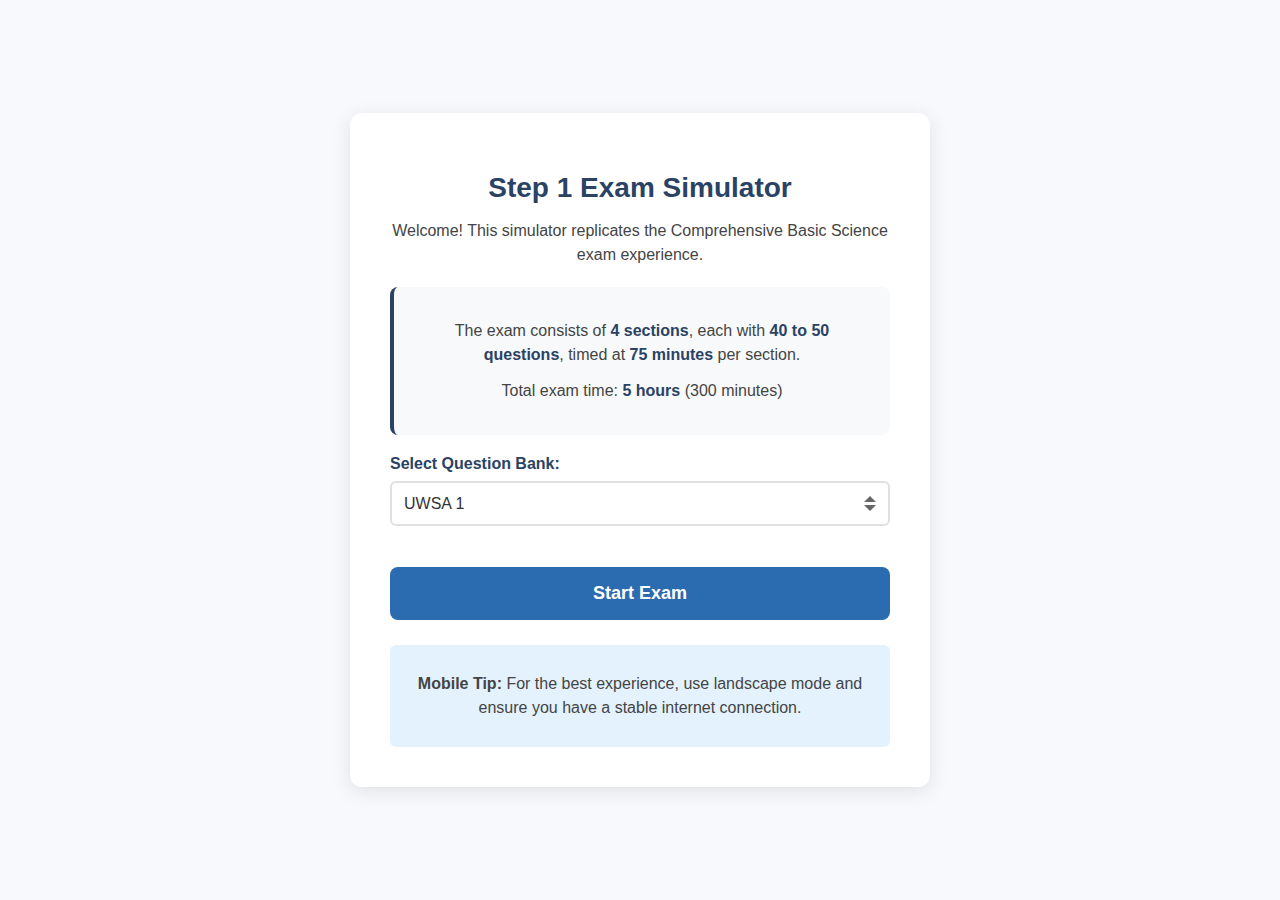
<file: index.html>
<!DOCTYPE html>
<html lang="en">
<head>
  <meta charset="UTF-8">
  <meta name="viewport" content="width=device-width, initial-scale=1.0, maximum-scale=1.0, user-scalable=no, viewport-fit=cover">
  <title>Step 1 Exam Simulator</title>
  <link rel="stylesheet" href="style.css">
  <style>
    body {
      margin: 0;
      font-family: Arial, sans-serif;
      background: #f7f9fc;
      display: flex;
      justify-content: center;
      align-items: center;
      min-height: 100vh;
      padding: 20px;
      box-sizing: border-box;
      -webkit-text-size-adjust: 100%;
      -webkit-tap-highlight-color: transparent;
    }
    
    .welcome-container {
      background: white;
      padding: 40px;
      border-radius: 12px;
      box-shadow: 0 4px 20px rgba(0,0,0,0.1);
      max-width: 500px;
      width: 100%;
      text-align: center;
      position: relative;
    }
    
    h1 {
      margin-bottom: 15px;
      color: #2a4365;
      font-size: 28px;
      font-weight: bold;
    }
    
    p {
      margin: 12px 0;
      color: #444;
      font-size: 16px;
      line-height: 1.5;
    }
    
    .exam-details {
      background: #f8f9fa;
      padding: 20px;
      border-radius: 8px;
      margin: 20px 0;
      border-left: 4px solid #2a4365;
    }
    
    .exam-details strong {
      color: #2a4365;
    }
    
    label {
      display: block;
      margin-top: 20px;
      margin-bottom: 8px;
      font-weight: bold;
      color: #2a4365;
      text-align: left;
    }
    
    select {
      margin: 0 0 16px 0;
      padding: 12px;
      font-size: 16px;
      width: 100%;
      border: 2px solid #e0e0e0;
      border-radius: 6px;
      background: white;
      color: #333;
      box-sizing: border-box;
      -webkit-appearance: none;
      -moz-appearance: none;
      appearance: none;
      background-image: url("data:image/svg+xml;charset=US-ASCII,<svg xmlns='http://www.w3.org/2000/svg' viewBox='0 0 4 5'><path fill='%23666' d='M2 0L0 2h4zm0 5L0 3h4z'/></svg>");
      background-repeat: no-repeat;
      background-position: right 12px center;
      background-size: 12px;
    }
    
    select:focus {
      outline: none;
      border-color: #2b6cb0;
      box-shadow: 0 0 0 3px rgba(43, 108, 176, 0.1);
    }
    
    button {
      margin-top: 25px;
      background: #2b6cb0;
      color: white;
      border: none;
      padding: 16px 24px;
      font-size: 18px;
      font-weight: bold;
      border-radius: 8px;
      cursor: pointer;
      width: 100%;
      transition: all 0.2s ease;
      touch-action: manipulation;
    }
    
    button:hover,
    button:active {
      background: #2c5282;
      transform: translateY(-1px);
      box-shadow: 0 4px 12px rgba(43, 108, 176, 0.3);
    }
    
    button:active {
      transform: translateY(0);
    }
    
    .app-info {
      margin-top: 25px;
      padding: 15px;
      background: #e3f2fd;
      border-radius: 6px;
      font-size: 14px;
      color: #1565c0;
    }
    
    .mobile-optimization-notice {
      background: #fff3cd;
      color: #856404;
      padding: 12px;
      border-radius: 6px;
      font-size: 13px;
      margin-top: 15px;
      border: 1px solid #ffeaa7;
      display: none;
    }
    
    .mobile-optimization-notice.show {
      display: block;
    }
    
    .connection-status {
      position: fixed;
      top: 10px;
      right: 10px;
      padding: 6px 12px;
      border-radius: 4px;
      font-size: 12px;
      display: none;
      z-index: 1000;
    }
    
    .connection-status.online {
      background: #d4edda;
      color: #155724;
      border: 1px solid #c3e6cb;
    }
    
    .connection-status.offline {
      background: #f8d7da;
      color: #721c24;
      border: 1px solid #f5c6cb;
    }
    
    @media (max-width: 767px) {
      body {
        padding: 15px;
        min-height: 100vh;
        align-items: flex-start;
        padding-top: 30px;
      }
      
      .welcome-container {
        padding: 25px 20px;
        border-radius: 10px;
        max-width: none;
        width: 100%;
        box-sizing: border-box;
      }
      
      h1 {
        font-size: 24px;
        margin-bottom: 12px;
      }
      
      p {
        font-size: 15px;
        margin: 10px 0;
      }
      
      .exam-details {
        padding: 16px;
        margin: 16px 0;
      }
      
      select {
        padding: 14px 12px;
        font-size: 16px;
        border-radius: 8px;
      }
      
      button {
        padding: 18px 24px;
        font-size: 18px;
        border-radius: 8px;
        margin-top: 20px;
      }
      
      .app-info {
        margin-top: 20px;
        padding: 12px;
        font-size: 13px;
      }
      
      .mobile-optimization-notice {
        margin-top: 12px;
        padding: 10px;
        font-size: 12px;
      }
    }
    
    @media (max-width: 480px) {
      .welcome-container {
        padding: 20px 16px;
      }
      
      h1 {
        font-size: 22px;
      }
      
      p {
        font-size: 14px;
      }
      
      .exam-details {
        padding: 14px;
      }
      
      select {
        padding: 12px;
        font-size: 15px;
      }
      
      button {
        padding: 16px 20px;
        font-size: 17px;
      }
    }
    
    .loading {
      pointer-events: none;
      opacity: 0.7;
    }
    
    .loading button {
      position: relative;
    }
    
    .loading button:after {
      content: '';
      position: absolute;
      width: 20px;
      height: 20px;
      margin: auto;
      border: 2px solid transparent;
      border-top-color: #ffffff;
      border-radius: 50%;
      animation: spin 1s ease infinite;
      top: 0;
      left: 0;
      bottom: 0;
      right: 0;
    }
    
    @keyframes spin {
      0% { transform: rotate(0deg); }
      100% { transform: rotate(360deg); }
    }
  </style>
</head>
<body>
  <div class="connection-status" id="connection-status">
    <span id="connection-text">Online</span>
  </div>

  <div class="welcome-container">
    <h1>Step 1 Exam Simulator</h1>
    <p>Welcome! This simulator replicates the Comprehensive Basic Science exam experience.</p>
    
    <div class="exam-details">
      <p>The exam consists of <strong>4 sections</strong>, each with <strong>40 to 50 questions</strong>, timed at <strong>75 minutes</strong> per section.</p>
      <p>Total exam time: <strong>5 hours</strong> (300 minutes)</p>
    </div>
    
    <label for="bank">Select Question Bank:</label>
    <select id="bank" aria-label="Select Question Bank">
      <option value="01">UWSA 1</option>
      <option value="25">NBME Form 25</option>
      <option value="26">NBME Form 26</option>
      <!-- Flashcard Quick Review 系列，自动映射到 QB.json, QB1.json, QB2.json... -->
      <option value="QB">Flashcard Quick Review</option>
     
      <!-- 以后只需要在这里添加新选项，如：
      <option value="QB1">Flashcard Quick Review 2</option>
      <option value="QB2">Flashcard Quick Review 3</option>
      <option value="QB3">Flashcard Quick Review 4</option>
      -->
    </select>
    
    <button onclick="startExam()" id="start-button" aria-label="Start Examination">
      Start Exam
    </button>
    
    <div class="app-info">
      <p><strong>Mobile Tip:</strong> For the best experience, use landscape mode and ensure you have a stable internet connection.</p>
    </div>
    
    <div class="mobile-optimization-notice" id="mobile-notice">
      <p><strong>Mobile Device Detected:</strong> Touch optimizations are active. Tap answer options to select them. Your progress will be automatically saved.</p>
    </div>
  </div>

  <script>
    function detectMobileDevice() {
      const userAgent = navigator.userAgent || navigator.vendor || window.opera;
      const screenWidth = window.innerWidth || document.documentElement.clientWidth || document.body.clientWidth;
      
      return (
        /Android|webOS|iPhone|iPad|iPod|BlackBerry|IEMobile|Opera Mini/i.test(userAgent) ||
        screenWidth <= 767
      );
    }
    
    function updateConnectionStatus() {
      const status = document.getElementById('connection-status');
      const text = document.getElementById('connection-text');
      
      if (navigator.onLine) {
        status.className = 'connection-status online';
        text.textContent = 'Online';
      } else {
        status.className = 'connection-status offline';
        text.textContent = 'Offline';
      }
      
      status.style.display = 'block';
      
      if (navigator.onLine) {
        setTimeout(() => {
          status.style.display = 'none';
        }, 3000);
      }
    }
    
    function startExam() {
      const bank = document.getElementById('bank').value;
      const startButton = document.getElementById('start-button');
      const container = document.querySelector('.welcome-container');
      
      // 如果是 QB 开头的，跳转到 FQ.html 并传递参数
      if (bank.startsWith('QB')) {
        startButton.textContent = 'Loading...';
        container.classList.add('loading');
        startButton.disabled = true;
        
        setTimeout(() => {
          window.location.href = `FQ.html?bank=${bank}`;
        }, 500);
        return;
      }
      
      if (!navigator.onLine) {
        alert('Please check your internet connection and try again.');
        return;
      }
      
      startButton.textContent = 'Loading Exam...';
      container.classList.add('loading');
      startButton.disabled = true;
      
      if (detectMobileDevice()) {
        startButton.textContent = 'Initializing Mobile Mode...';
      }
      
      const testUrl = `questionBanks/${bank}.json`;
      fetch(testUrl, { method: 'HEAD' })
        .then(response => {
          if (response.ok) {
            setTimeout(() => {
              window.location.href = `exam.html?bank=${bank}`;
            }, 800);
          } else {
            throw new Error('Question bank not found');
          }
        })
        .catch(error => {
          console.error('Failed to load question bank:', error);
          alert('Failed to load question bank. Please try again or select a different form.');
          
          startButton.textContent = 'Start Exam';
          startButton.disabled = false;
          container.classList.remove('loading');
        });
    }
    
    document.addEventListener('DOMContentLoaded', function() {
      const isMobile = detectMobileDevice();
      console.log('Device type detected:', isMobile ? 'Mobile' : 'Desktop');
      
      if (isMobile) {
        const mobileNotice = document.getElementById('mobile-notice');
        mobileNotice.classList.add('show');
        
        document.body.classList.add('mobile-device');
        
        const select = document.getElementById('bank');
        select.addEventListener('touchstart', function() {
          this.style.transform = 'scale(0.98)';
          this.style.transition = 'transform 0.1s ease';
        });
        
        select.addEventListener('touchend', function() {
          this.style.transform = '';
        });
        
        const startButton = document.getElementById('start-button');
        startButton.addEventListener('touchstart', function() {
          if (!this.disabled) {
            this.style.transform = 'scale(0.98)';
            this.style.transition = 'transform 0.1s ease';
          }
        });
        
        startButton.addEventListener('touchend', function() {
          this.style.transform = '';
        });
        
        console.log('Mobile optimizations applied to welcome page');
      }
      
      window.addEventListener('online', updateConnectionStatus);
      window.addEventListener('offline', updateConnectionStatus);
      
      setTimeout(updateConnectionStatus, 1000);
    });
    
    document.addEventListener('keypress', function(e) {
      if (e.key === 'Enter') {
        e.preventDefault();
        startExam();
      }
    });
    
    document.addEventListener('visibilitychange', function() {
      if (document.hidden) {
        console.log('Page hidden - user may have switched tabs');
      } else {
        console.log('Page visible - user returned to tab');
        updateConnectionStatus();
      }
    });
    
    window.addEventListener('beforeunload', function() {
      console.log('Leaving welcome page');
    });
    
    window.addEventListener('error', function(e) {
      console.error('Page error:', e.error);
      
      const container = document.querySelector('.welcome-container');
      const startButton = document.getElementById('start-button');
      
      if (container.classList.contains('loading')) {
        container.classList.remove('loading');
        startButton.textContent = 'Start Exam';
        startButton.disabled = false;
        
        alert('An error occurred. Please try again.');
      }
    });
  </script>

</body>
</html>
</file>
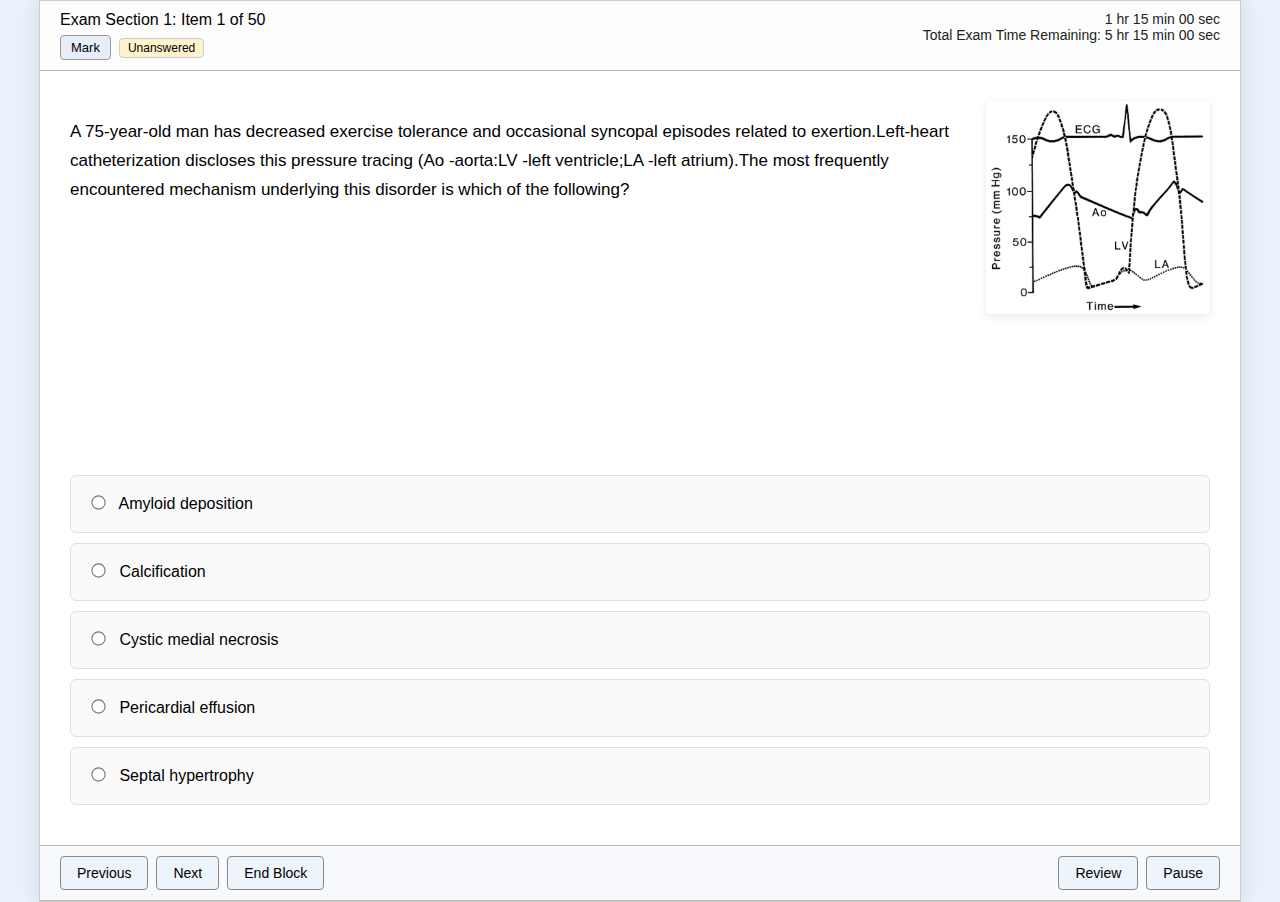
<file: exam.html>
<!DOCTYPE html>
<html lang="en">
<head>
  <meta charset="UTF-8">
  <meta name="viewport" content="width=device-width, initial-scale=1.0, maximum-scale=1.0, user-scalable=no, viewport-fit=cover">
  <meta name="apple-mobile-web-app-capable" content="yes">
  <meta name="apple-mobile-web-app-status-bar-style" content="default">
  <meta name="apple-mobile-web-app-title" content="NBME Exam">
  <meta name="mobile-web-app-capable" content="yes">
  <meta name="theme-color" content="#2a4365">
  <title>NBME Exam Simulator</title>
  <link rel="stylesheet" href="style.css">
  
  <!-- Prevent zoom on input focus for iOS -->
  <style>
    @media screen and (-webkit-min-device-pixel-ratio: 0) {
      select, textarea, input[type="text"], input[type="password"], input[type="datetime"], input[type="datetime-local"], input[type="date"], input[type="month"], input[type="time"], input[type="week"], input[type="number"], input[type="email"], input[type="url"] {
        font-size: 16px;
      }
    }
  </style>
</head>
<body>
  <div class="container">
    <!-- Header -->
    <div class="header">
      <div class="exam-info">
        <div id="exam-section" aria-live="polite">Exam Section 1: Item 1 of 50</div>
        <!-- Mark button and status indicators on same row -->
        <div class="status-row">
          <button id="flag-button" aria-label="Mark question for review" type="button">Mark</button>
          <span id="status-pill" class="pill" aria-live="polite">Unanswered</span>
          <span id="flag-pill" class="pill flag hidden" aria-live="polite">Flagged</span>
        </div>
      </div>
      <div class="timer">
        <div id="time-remaining" aria-live="polite">1 hr 15 min 00 sec</div>
        <div id="total-remaining" aria-live="polite">Total Exam Time Remaining: 5 hr 15 min 00 sec</div>
      </div>
    </div>

    <!-- Question Content -->
    <div class="question-wrapper">
      <div class="question-top">
        <div class="question-stem">
          <p id="question-text">Loading...</p>
        </div>
        <div class="question-image-wrapper">
          <img id="question-image" class="question-image hidden" />
        </div>
      </div>
      <div class="question-bottom">
        <ul id="answer-options" class="answers"></ul>
      </div>
    </div>

    <!-- Footer -->
    <div class="footer">
      <div class="left-buttons">
        <button id="prev-button" type="button" aria-label="Go to previous question">Previous</button>
        <button id="next-button" type="button" aria-label="Go to next question">Next</button>
        <button id="end-block-button" type="button" aria-label="End current section">End Block</button>
      </div>
      <div class="right-buttons">
        <button id="review-button" type="button" aria-label="Review all questions in section">Review</button>
        <button id="pause-button" type="button" aria-label="Pause examination">Pause</button>
      </div>
    </div>
  </div>

  <!-- Review Modal -->
  <div class="review-modal" id="review-modal" role="dialog" aria-labelledby="review-title" aria-hidden="true">
    <div class="review-card">
      <h3 id="review-title">Review Questions</h3>
      <div class="legend" role="img" aria-label="Question status legend">
        <span class="legend-item">
          <span class="legend-color" style="background:#FFF3CD" aria-hidden="true"></span> 
          Unanswered
        </span>
        <span class="legend-item">
          <span class="legend-color" style="background:#FDE2E1" aria-hidden="true"></span> 
          Flagged
        </span>
        <span class="legend-item">
          <span class="legend-color" style="background:#F9FAFB" aria-hidden="true"></span> 
          Answered
        </span>
      </div>
      <div id="review-grid" class="review-grid" role="grid" aria-label="Question review grid"></div>
      <div class="review-actions">
        <button id="close-review" type="button" aria-label="Close review modal">Close</button>
      </div>
    </div>
  </div>

  <!-- Section Review Modal -->
  <div class="review-modal" id="section-review-modal" role="dialog" aria-labelledby="section-review-title" aria-hidden="true">
    <div class="review-card">
      <h3 id="section-review-title">Section Review</h3>
      <div class="legend" role="img" aria-label="Question status legend">
        <span class="legend-item">
          <span class="legend-color" style="background:#FFF3CD" aria-hidden="true"></span> 
          Unanswered
        </span>
        <span class="legend-item">
          <span class="legend-color" style="background:#FDE2E1" aria-hidden="true"></span> 
          Flagged
        </span>
        <span class="legend-item">
          <span class="legend-color" style="background:#F9FAFB" aria-hidden="true"></span> 
          Answered
        </span>
      </div>
      <div id="section-review-grid" class="review-grid" role="grid" aria-label="Section question review grid"></div>
      <div class="review-actions">
        <button id="section-review-back" type="button" aria-label="Return to exam">Return</button>
        <button id="section-review-end" type="button" aria-label="End section and continue">End Section</button>
      </div>
    </div>
  </div>

  <!-- Exam Review Modal -->
  <div class="review-modal" id="exam-review-modal" role="dialog" aria-labelledby="exam-review-title" aria-hidden="true">
    <div class="review-card">
      <h3 id="exam-review-title">Exam Review</h3>
      <div class="legend" role="img" aria-label="Question status legend">
        <span class="legend-item">
          <span class="legend-color" style="background:#FFF3CD" aria-hidden="true"></span> 
          Unanswered
        </span>
        <span class="legend-item">
          <span class="legend-color" style="background:#FDE2E1" aria-hidden="true"></span> 
          Flagged
        </span>
        <span class="legend-item">
          <span class="legend-color" style="background:#F9FAFB" aria-hidden="true"></span> 
          Answered
        </span>
      </div>
      <div id="exam-review-content" role="region" aria-label="Complete exam review"></div>
      <div class="review-actions">
        <button id="exam-review-close" type="button" aria-label="Close exam review">Close</button>
        <button id="exam-review-finish" type="button" aria-label="Finish and export results">Finish & Export Results</button>
      </div>
    </div>
  </div>

  <!-- Final Submit Confirmation Modal -->
  <div class="review-modal" id="submit-confirm-modal" role="dialog" aria-labelledby="submit-confirm-title" aria-describedby="submit-confirm-desc" aria-hidden="true">
    <div class="review-card">
      <h3 id="submit-confirm-title">Confirm Exam Submission</h3>
      <p id="submit-confirm-desc">Are you sure you want to submit your exam? Once submitted, you cannot return to review or change your answers.</p>
      <div class="review-actions">
        <button id="cancel-submit" type="button" aria-label="Cancel submission">Cancel</button>
        <button id="confirm-submit" type="button" aria-label="Confirm exam submission">Submit & End Exam</button>
      </div>
    </div>
  </div>

  <!-- Section End Confirmation Modal -->
  <div class="review-modal" id="section-end-confirm-modal" role="dialog" aria-labelledby="section-end-title" aria-describedby="section-end-desc" aria-hidden="true">
    <div class="review-card">
      <h3 id="section-end-title">Confirm End Section</h3>
      <p id="section-end-desc">Are you sure you want to end this section and move to the next one? Once you proceed, you cannot return to review or change your answers in this section.</p>
      <div class="review-actions">
        <button id="cancel-section-end" type="button" aria-label="Cancel section end">Cancel</button>
        <button id="confirm-section-end" type="button" aria-label="Confirm end section">End Section</button>
      </div>
    </div>
  </div>

  <!-- Image Modal -->
  <div class="image-modal hidden" id="image-modal" role="dialog" aria-labelledby="image-modal-title" aria-hidden="true" onclick="closeImageModal()">
    <h3 id="image-modal-title" class="sr-only">Question Image - Full Size</h3>
    <img id="image-modal-content" class="image-modal-content" alt="Full size question image" />
  </div>

  <!-- Screen reader only content -->
  <div class="sr-only">
    <div id="sr-notifications" aria-live="assertive" aria-atomic="true"></div>
  </div>

  <script src="script.js"></script>
  
  <script>
    // Initialize when page is fully loaded
    window.addEventListener('load', function() {
      console.log('Page fully loaded, starting initialization...');
      
      // Initialize mobile optimizations first
      if (typeof initMobileOptimizations === 'function') {
        initMobileOptimizations();
      }
      
      // Load the exam
      if (typeof loadExam === 'function') {
        loadExam();
      } else {
        console.error('loadExam function not found');
        setTimeout(function() {
          if (typeof loadExam === 'function') {
            loadExam();
          } else {
            alert('Failed to load exam. Please refresh the page.');
          }
        }, 1000);
      }
      
      // Mobile device detection and optimizations
      const isMobile = window.innerWidth <= 767 || /Android|webOS|iPhone|iPad|iPod|BlackBerry|IEMobile|Opera Mini/i.test(navigator.userAgent);
      console.log('Mobile device detected:', isMobile);
      
      if (isMobile) {
        document.body.classList.add('mobile-device');
        console.log('Mobile optimizations applied');
      }
      
      // Image modal functionality
      window.openImageModal = function(img) {
        const modal = document.getElementById('image-modal');
        const modalImg = document.getElementById('image-modal-content');
        
        if (modal && modalImg && img) {
          modalImg.src = img.src;
          modalImg.alt = img.alt || 'Question image';
          modal.classList.remove('hidden');
          modal.classList.add('show');
        }
      };
      
      window.closeImageModal = function() {
        const modal = document.getElementById('image-modal');
        if (modal) {
          modal.classList.add('hidden');
          modal.classList.remove('show');
        }
      };
      
      // Close image modal when clicking background
      document.addEventListener('click', function(e) {
        if (e.target && e.target.id === 'image-modal') {
          window.closeImageModal();
        }
      });
      
      // Keyboard support for desktop
      if (!isMobile) {
        document.addEventListener('keydown', function(e) {
          if (e.key === 'Escape') {
            // Close any open modal
            const openModal = document.querySelector('.review-modal.show');
            if (openModal) {
              const closeBtn = openModal.querySelector('.review-actions button:first-child');
              if (closeBtn) closeBtn.click();
            }
            
            // Close image modal
            const imageModal = document.getElementById('image-modal');
            if (imageModal && !imageModal.classList.contains('hidden')) {
              window.closeImageModal();
            }
          }
        });
      }
      
      console.log('Initialization complete');
    });
    
    // Enhanced error handling for script loading
    window.addEventListener('error', function(e) {
      console.error('Script error:', e.error);
      if (e.error && e.error.message && e.error.message.includes('resumeExam')) {
        console.warn('Resume function error - attempting manual fix');
        
        // Manual resume fallback
        window.resumeExam = function() {
          console.log('Manual resume fallback called');
          
          // Basic resume logic
          if (typeof window.isPaused !== 'undefined') {
            window.isPaused = false;
          }
          
          const pauseBtn = document.getElementById('pause-button');
          if (pauseBtn) {
            pauseBtn.textContent = 'Pause';
            pauseBtn.classList.remove('paused');
          }
          
          const overlay = document.getElementById('pause-overlay');
          if (overlay) {
            overlay.remove();
          }
          
          // Try to restart timer if possible
          if (typeof window.startTimer === 'function') {
            window.startTimer();
          }
        };
      }
    });

    // FIXED: Additional mobile answer selection handling
    document.addEventListener('DOMContentLoaded', function() {
      // Debug logging for mobile events
      let debugMobile = false;
      
      // Enhanced mobile answer selection debugging
      function addMobileAnswerDebug() {
        const answerOptions = document.querySelectorAll('.answers li');
        if (debugMobile) console.log('Found answer options:', answerOptions.length);
        
        answerOptions.forEach((li, index) => {
          if (debugMobile) console.log('Setting up mobile touch for option', index);
          
          li.addEventListener('touchend', function(e) {
            if (debugMobile) {
              console.log('Touch end on option', index);
              console.log('Current ANSWERS state:', window.examState?.ANSWERS);
              console.log('Current section/index:', window.examState?.CURRENT_SECTION, window.examState?.CURRENT_INDEX);
            }
          }, { passive: false });
          
          // Fallback click handler for mobile
          li.addEventListener('click', function(e) {
            if (debugMobile) console.log('Click on option', index, 'target:', e.target.tagName);
          });
        });
      }
      
      // Set up mobile debugging if needed
      const urlParams = new URLSearchParams(window.location.search);
      if (urlParams.get('debug') === 'mobile') {
        debugMobile = true;
        console.log('Mobile debugging enabled');
      }
      
      // Monitor for answer option changes
      const answerContainer = document.getElementById('answer-options');
      if (answerContainer) {
        const observer = new MutationObserver(function(mutations) {
          mutations.forEach(function(mutation) {
            if (mutation.type === 'childList' && mutation.addedNodes.length > 0) {
              if (debugMobile) console.log('Answer options changed, reapplying mobile handlers');
              setTimeout(addMobileAnswerDebug, 100);
            }
          });
        });
        
        observer.observe(answerContainer, { 
          childList: true, 
          subtree: false 
        });
      }
    });
  </script>
</body>
</html>
</file>
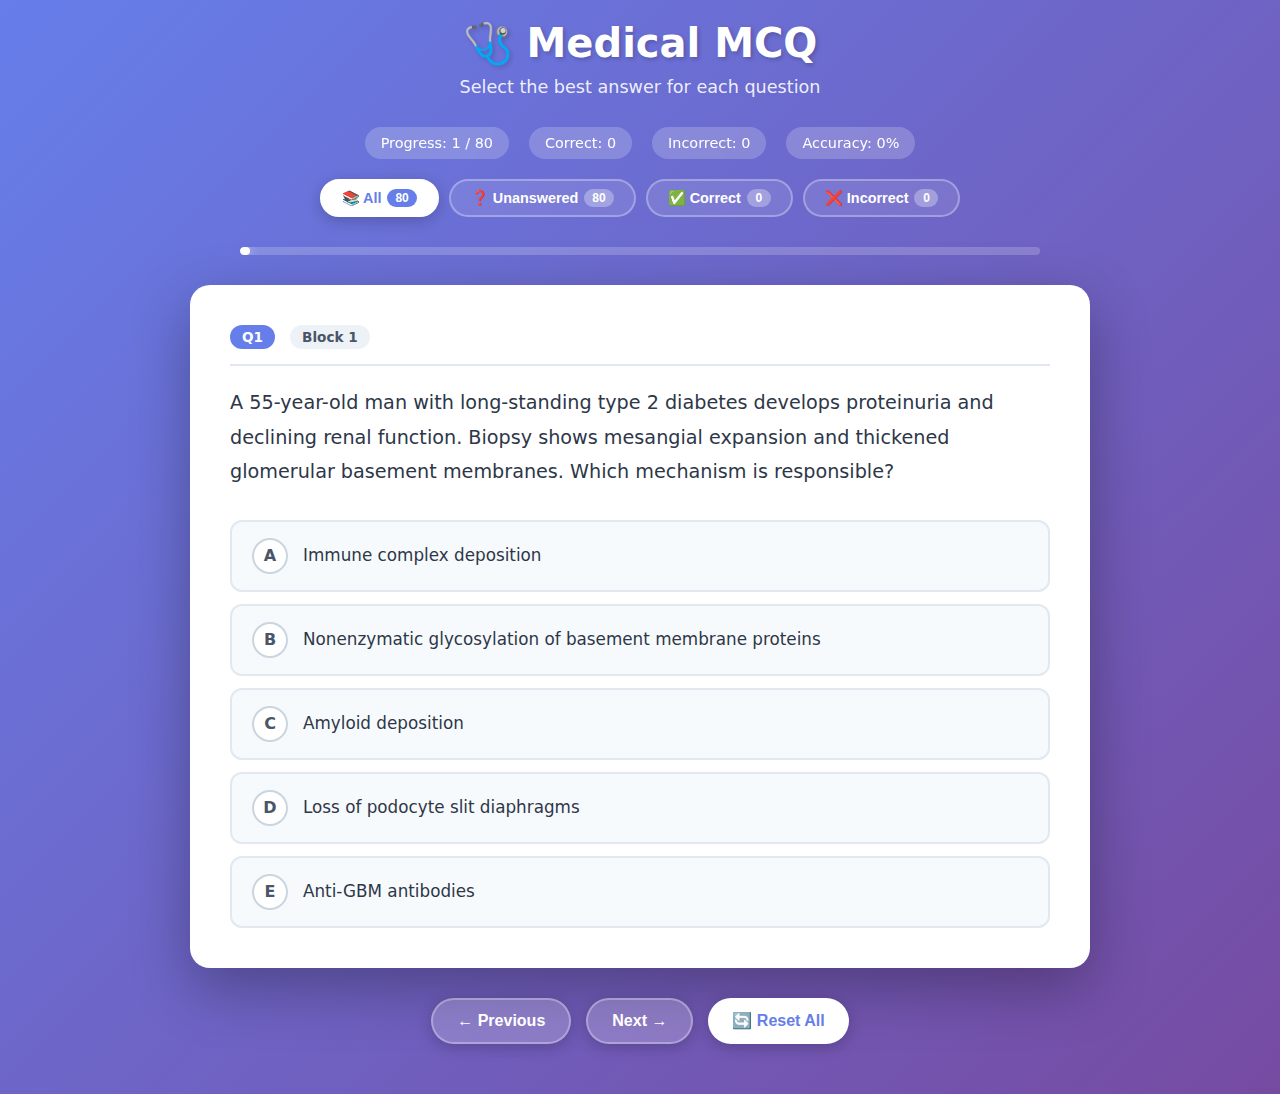
<file: FQ.html>
<!DOCTYPE html>
<html lang="zh-CN">
<head>
    <meta charset="UTF-8">
    <meta name="viewport" content="width=device-width, initial-scale=1.0">
    <title>Rapid Review Tutor Mode</title>
    <style>
        * {
            margin: 0;
            padding: 0;
            box-sizing: border-box;
        }

        body {
            font-family: 'Segoe UI', system-ui, -apple-system, sans-serif;
            background: linear-gradient(135deg, #667eea 0%, #764ba2 100%);
            min-height: 100vh;
            display: flex;
            flex-direction: column;
            align-items: center;
            padding: 20px;
            color: #333;
        }

        .container {
            width: 100%;
            max-width: 900px;
            margin: 0 auto;
        }

        h1 {
            text-align: center;
            color: white;
            margin-bottom: 10px;
            font-size: 2.5rem;
            text-shadow: 2px 2px 4px rgba(0,0,0,0.2);
        }

        .subtitle {
            text-align: center;
            color: rgba(255,255,255,0.9);
            margin-bottom: 30px;
            font-size: 1.1rem;
        }

        /* 统计栏 */
        .stats-bar {
            display: flex;
            justify-content: center;
            gap: 20px;
            margin-bottom: 20px;
            color: white;
            font-size: 0.9rem;
            flex-wrap: wrap;
        }

        .stat-item {
            background: rgba(255,255,255,0.2);
            padding: 8px 16px;
            border-radius: 20px;
            backdrop-filter: blur(10px);
        }

        /* 筛选按钮组 */
        .filter-bar {
            display: flex;
            justify-content: center;
            gap: 10px;
            margin-bottom: 30px;
            flex-wrap: wrap;
        }

        .filter-btn {
            padding: 8px 20px;
            border: 2px solid rgba(255,255,255,0.3);
            background: rgba(255,255,255,0.1);
            color: white;
            border-radius: 25px;
            cursor: pointer;
            transition: all 0.3s ease;
            font-size: 0.9rem;
            font-weight: 600;
            display: flex;
            align-items: center;
            gap: 6px;
        }

        .filter-btn:hover {
            background: rgba(255,255,255,0.25);
            transform: translateY(-2px);
        }

        .filter-btn.active {
            background: white;
            color: #667eea;
            border-color: white;
            box-shadow: 0 4px 15px rgba(0,0,0,0.2);
        }

        .filter-btn .count {
            background: rgba(255,255,255,0.3);
            padding: 2px 8px;
            border-radius: 12px;
            font-size: 0.75rem;
            min-width: 24px;
            text-align: center;
        }

        .filter-btn.active .count {
            background: #667eea;
            color: white;
        }

        /* 进度条 */
        .progress-container {
            width: 100%;
            max-width: 800px;
            margin: 0 auto 30px;
            background: rgba(255,255,255,0.2);
            height: 8px;
            border-radius: 4px;
            overflow: hidden;
        }

        .progress-bar {
            height: 100%;
            background: white;
            border-radius: 4px;
            transition: width 0.3s ease;
            box-shadow: 0 0 10px rgba(255,255,255,0.5);
        }

        /* 问题卡片 */
        .question-card {
            background: white;
            border-radius: 20px;
            padding: 40px;
            margin-bottom: 30px;
            box-shadow: 0 20px 60px rgba(0,0,0,0.3);
            animation: fadeIn 0.5s ease;
        }

        .question-header {
            display: flex;
            justify-content: space-between;
            align-items: center;
            margin-bottom: 20px;
            padding-bottom: 15px;
            border-bottom: 2px solid #e2e8f0;
        }

        .question-meta {
            display: flex;
            gap: 15px;
            font-size: 0.85rem;
            color: #718096;
            font-weight: 600;
        }

        .question-number {
            background: #667eea;
            color: white;
            padding: 4px 12px;
            border-radius: 15px;
        }

        .question-block {
            background: #edf2f7;
            color: #4a5568;
            padding: 4px 12px;
            border-radius: 15px;
        }

        .question-text {
            font-size: 1.2rem;
            line-height: 1.8;
            color: #2d3748;
            margin-bottom: 30px;
            text-align: left;
        }

        /* 选项列表 */
        .options-list {
            display: flex;
            flex-direction: column;
            gap: 12px;
        }

        .option {
            display: flex;
            align-items: center;
            padding: 16px 20px;
            background: #f7fafc;
            border: 2px solid #e2e8f0;
            border-radius: 12px;
            cursor: pointer;
            transition: all 0.3s ease;
            position: relative;
            overflow: hidden;
        }

        .option:hover:not(.disabled) {
            border-color: #667eea;
            background: #edf2f7;
            transform: translateX(5px);
        }

        .option-letter {
            display: flex;
            align-items: center;
            justify-content: center;
            width: 36px;
            height: 36px;
            background: white;
            border: 2px solid #cbd5e0;
            border-radius: 50%;
            font-weight: 700;
            color: #4a5568;
            margin-right: 15px;
            flex-shrink: 0;
            transition: all 0.3s ease;
        }

        .option-text {
            flex: 1;
            font-size: 1.05rem;
            color: #2d3748;
            line-height: 1.5;
        }

        /* 选中状态 */
        .option.selected {
            border-color: #667eea;
            background: #e6fffa;
        }

        .option.selected .option-letter {
            background: #667eea;
            border-color: #667eea;
            color: white;
        }

        /* 正确状态 */
        .option.correct {
            border-color: #48bb78;
            background: #c6f6d5;
            animation: correctPulse 0.5s ease;
        }

        .option.correct .option-letter {
            background: #48bb78;
            border-color: #48bb78;
            color: white;
        }

        /* 错误状态 */
        .option.incorrect {
            border-color: #f56565;
            background: #fed7d7;
            animation: shake 0.4s ease-in-out;
        }

        .option.incorrect .option-letter {
            background: #f56565;
            border-color: #f56565;
            color: white;
        }

        .option.disabled {
            cursor: not-allowed;
            opacity: 0.7;
        }

        @keyframes correctPulse {
            0% { transform: scale(1); }
            50% { transform: scale(1.02); }
            100% { transform: scale(1); }
        }

        @keyframes shake {
            0%, 100% { transform: translateX(0); }
            25% { transform: translateX(-10px); }
            75% { transform: translateX(10px); }
        }

        /* 反馈区域 - 修改样式以容纳详细解释 */
        .feedback {
            margin-top: 25px;
            padding: 20px;
            border-radius: 12px;
            display: none;
            animation: slideDown 0.3s ease;
        }

        .feedback.show {
            display: block;
        }

        .feedback.correct {
            background: #c6f6d5;
            border: 2px solid #48bb78;
        }

        .feedback.incorrect {
            background: #fed7d7;
            border: 2px solid #f56565;
        }

        .feedback-header {
            display: flex;
            align-items: center;
            gap: 10px;
            font-weight: 700;
            font-size: 1.2rem;
            margin-bottom: 10px;
        }

        .feedback.correct .feedback-header {
            color: #22543d;
        }

        .feedback.incorrect .feedback-header {
            color: #742a2a;
        }

        .feedback-text {
            color: #4a5568;
            line-height: 1.6;
            margin-bottom: 15px;
        }

        /* 新增：详细解释区域样式 */
        .reasoning-box {
            margin-top: 15px;
            padding-top: 15px;
            border-top: 2px solid rgba(0,0,0,0.1);
        }

        .reasoning-title {
            font-weight: 700;
            font-size: 1rem;
            color: #2d3748;
            margin-bottom: 8px;
            display: flex;
            align-items: center;
            gap: 8px;
        }

        .reasoning-content {
            color: #4a5568;
            line-height: 1.8;
            font-size: 1rem;
            background: rgba(255,255,255,0.5);
            padding: 15px;
            border-radius: 8px;
            border-left: 4px solid #667eea;
        }

        .feedback.correct .reasoning-content {
            border-left-color: #48bb78;
            background: rgba(255,255,255,0.6);
        }

        .feedback.incorrect .reasoning-content {
            border-left-color: #f56565;
            background: rgba(255,255,255,0.6);
        }

        .correct-answer {
            margin-top: 10px;
            padding-top: 10px;
            border-top: 1px solid rgba(0,0,0,0.1);
            font-weight: 600;
        }

        @keyframes slideDown {
            from {
                opacity: 0;
                transform: translateY(-10px);
            }
            to {
                opacity: 1;
                transform: translateY(0);
            }
        }

        /* 控制按钮 */
        .controls {
            display: flex;
            justify-content: center;
            gap: 15px;
            margin-bottom: 30px;
            flex-wrap: wrap;
        }

        .btn {
            padding: 12px 24px;
            border: none;
            border-radius: 50px;
            font-size: 1rem;
            cursor: pointer;
            transition: all 0.3s ease;
            font-weight: 600;
            display: flex;
            align-items: center;
            gap: 8px;
            box-shadow: 0 4px 15px rgba(0,0,0,0.2);
        }

        .btn:hover {
            transform: translateY(-2px);
            box-shadow: 0 6px 20px rgba(0,0,0,0.3);
        }

        .btn:active {
            transform: translateY(0);
        }

        .btn-primary {
            background: white;
            color: #667eea;
        }

        .btn-secondary {
            background: rgba(255,255,255,0.2);
            color: white;
            border: 2px solid rgba(255,255,255,0.3);
        }

        .btn:disabled {
            opacity: 0.5;
            cursor: not-allowed;
            transform: none;
        }

        /* 空状态 */
        .empty-state {
            text-align: center;
            color: rgba(255,255,255,0.9);
            padding: 60px 20px;
            display: none;
        }

        .empty-state.active {
            display: block;
            animation: fadeIn 0.5s ease;
        }

        .empty-state .icon {
            font-size: 5rem;
            margin-bottom: 20px;
        }

        .empty-state h3 {
            font-size: 1.5rem;
            margin-bottom: 10px;
        }

        /* 完成界面 */
        .completion-screen {
            display: none;
            text-align: center;
            color: white;
            padding: 40px;
        }

        .completion-screen.active {
            display: block;
            animation: fadeIn 0.5s ease;
        }

        .trophy {
            font-size: 5rem;
            margin-bottom: 20px;
            animation: bounce 1s infinite;
        }

        @keyframes bounce {
            0%, 100% { transform: translateY(0); }
            50% { transform: translateY(-20px); }
        }

        .stats-grid {
            display: grid;
            grid-template-columns: repeat(auto-fit, minmax(150px, 1fr));
            gap: 20px;
            margin: 30px 0;
            max-width: 600px;
            margin-left: auto;
            margin-right: auto;
        }

        .stat-box {
            background: rgba(255,255,255,0.2);
            padding: 20px;
            border-radius: 15px;
            backdrop-filter: blur(10px);
        }

        .stat-number {
            font-size: 2.5rem;
            font-weight: bold;
            margin-bottom: 5px;
        }

        .stat-label {
            font-size: 0.9rem;
            opacity: 0.9;
        }

        /* 加载动画 */
        .loading {
            text-align: center;
            color: white;
            padding: 40px;
            font-size: 1.2rem;
        }

        .spinner {
            display: inline-block;
            width: 40px;
            height: 40px;
            border: 4px solid rgba(255,255,255,0.3);
            border-radius: 50%;
            border-top-color: white;
            animation: spin 1s ease-in-out infinite;
            margin-bottom: 15px;
        }

        @keyframes spin {
            to { transform: rotate(360deg); }
        }

        @keyframes fadeIn {
            from { opacity: 0; transform: translateY(20px); }
            to { opacity: 1; transform: translateY(0); }
        }

        /* 响应式 */
        @media (max-width: 600px) {
            h1 {
                font-size: 2rem;
            }

            .question-card {
                padding: 25px;
            }

            .question-text {
                font-size: 1.05rem;
            }

            .option {
                padding: 12px 15px;
            }

            .option-letter {
                width: 32px;
                height: 32px;
                font-size: 0.9rem;
                margin-right: 12px;
            }

            .option-text {
                font-size: 0.95rem;
            }

            .controls {
                flex-direction: column;
                align-items: center;
            }

            .btn {
                width: 200px;
                justify-content: center;
            }

            .reasoning-content {
                font-size: 0.95rem;
                padding: 12px;
            }
        }
    </style>
</head>
<body>
    <div class="container">
        <h1>🩺 Medical MCQ</h1>
        <p class="subtitle">Select the best answer for each question</p>

        <!-- 加载中 -->
        <div class="loading" id="loading">
            <div class="spinner"></div>
            <div>Loading questions...</div>
        </div>

        <!-- 学习模式 -->
        <div id="studyMode" style="display: none;">
            <div class="stats-bar">
                <div class="stat-item">Progress: <span id="currentIndex">0</span> / <span id="totalQuestions">0</span></div>
                <div class="stat-item">Correct: <span id="correctCount">0</span></div>
                <div class="stat-item">Incorrect: <span id="incorrectCount">0</span></div>
                <div class="stat-item">Accuracy: <span id="accuracy">0%</span></div>
            </div>

            <!-- 筛选按钮组 -->
            <div class="filter-bar">
                <button class="filter-btn active" onclick="setFilter('all')" id="filter-all">
                    📚 All <span class="count" id="count-all">0</span>
                </button>
                <button class="filter-btn" onclick="setFilter('unanswered')" id="filter-unanswered">
                    ❓ Unanswered <span class="count" id="count-unanswered">0</span>
                </button>
                <button class="filter-btn" onclick="setFilter('correct')" id="filter-correct">
                    ✅ Correct <span class="count" id="count-correct">0</span>
                </button>
                <button class="filter-btn" onclick="setFilter('incorrect')" id="filter-incorrect">
                    ❌ Incorrect <span class="count" id="count-incorrect">0</span>
                </button>
            </div>

            <div class="progress-container">
                <div class="progress-bar" id="progressBar" style="width: 0%"></div>
            </div>

            <!-- 问题区域 -->
            <div id="questionArea">
                <div class="question-card" id="questionCard">
                    <div class="question-header">
                        <div class="question-meta">
                            <span class="question-number" id="qNumber">Q1</span>
                            <span class="question-block" id="qBlock">Block 1</span>
                        </div>
                    </div>
                    
                    <div class="question-text" id="qText">
                        Loading question...
                    </div>

                    <div class="options-list" id="optionsList">
                        <!-- 动态生成选项 -->
                    </div>

                    <div class="feedback" id="feedback">
                        <div class="feedback-header" id="feedbackHeader">
                            <!-- 动态生成 -->
                        </div>
                        <div class="feedback-text" id="feedbackText">
                            <!-- 动态生成 -->
                        </div>
                        <!-- 新增：详细解释区域 -->
                        <div class="reasoning-box" id="reasoningBox">
                            <div class="reasoning-title">💡 Explanation</div>
                            <div class="reasoning-content" id="reasoningContent"></div>
                        </div>
                    </div>
                </div>
            </div>

            <!-- 空状态提示 -->
            <div class="empty-state" id="emptyState">
                <div class="icon">🔍</div>
                <h3>No questions in this category</h3>
                <p>Try switching to a different filter</p>
            </div>

            <div class="controls">
                <button class="btn btn-secondary" onclick="prevQuestion()">
                    ← Previous
                </button>
                <button class="btn btn-secondary" onclick="nextQuestion()">
                    Next →
                </button>
                <button class="btn btn-primary" onclick="resetProgress()">
                    🔄 Reset All
                </button>
            </div>
        </div>

        <!-- 完成界面 -->
        <div class="completion-screen" id="completionScreen">
            <div class="trophy">🏆</div>
            <h2>Practice Complete!</h2>
            <p>You've reviewed all questions</p>
            
            <div class="stats-grid">
                <div class="stat-box">
                    <div class="stat-number" id="finalTotal">0</div>
                    <div class="stat-label">Total Questions</div>
                </div>
                <div class="stat-box">
                    <div class="stat-number" id="finalCorrect">0</div>
                    <div class="stat-label">Correct</div>
                </div>
                <div class="stat-box">
                    <div class="stat-number" id="finalIncorrect">0</div>
                    <div class="stat-label">Incorrect</div>
                </div>
                <div class="stat-box">
                    <div class="stat-number" id="finalAccuracy">0%</div>
                    <div class="stat-label">Accuracy</div>
                </div>
            </div>

            <button class="btn btn-primary" onclick="restartStudy()" style="margin-top: 20px;">
                Start Over
            </button>
        </div>
    </div>

    <script>
        // 数据存储
        let allQuestions = [];
        let filteredQuestions = [];
        let currentFilter = 'all';
        let currentIndex = 0;
        let userAnswers = {}; // 存储用户答案: { questionIndex: { selected: 0, correct: true/false } }

        // 初始化
        document.addEventListener('DOMContentLoaded', () => {
            loadQuestions();
        });

        // 加载 JSON 文件
        async function loadQuestions() {
            try {
                // 尝试从 QB.json 加载
                const response = await fetch('QB.json');
                if (!response.ok) throw new Error('Failed to load');
                allQuestions = await response.json();
                
                // 初始化用户答案状态
                allQuestions.forEach((q, idx) => {
                    if (!userAnswers[idx]) {
                        userAnswers[idx] = null; // null = 未回答
                    }
                });
                
                document.getElementById('loading').style.display = 'none';
                document.getElementById('studyMode').style.display = 'block';
                
                setFilter('all');
            } catch (error) {
                console.error('Error loading questions:', error);
                document.getElementById('loading').innerHTML = `
                    <div style="color: #fed7d7; font-size: 3rem; margin-bottom: 15px;">⚠️</div>
                    <div>Failed to load questions.json</div>
                    <div style="font-size: 0.9rem; margin-top: 10px; opacity: 0.8;">
                        Please ensure the file exists and is properly formatted.
                    </div>
                `;
            }
        }

        // 设置筛选器
        function setFilter(filter) {
            currentFilter = filter;
            
            document.querySelectorAll('.filter-btn').forEach(btn => {
                btn.classList.remove('active');
            });
            document.getElementById(`filter-${filter}`).classList.add('active');
            
            // 根据筛选条件过滤题目
            if (filter === 'all') {
                filteredQuestions = allQuestions.map((q, idx) => ({ ...q, originalIndex: idx }));
            } else if (filter === 'unanswered') {
                filteredQuestions = allQuestions
                    .map((q, idx) => ({ ...q, originalIndex: idx }))
                    .filter(q => userAnswers[q.originalIndex] === null);
            } else if (filter === 'correct') {
                filteredQuestions = allQuestions
                    .map((q, idx) => ({ ...q, originalIndex: idx }))
                    .filter(q => userAnswers[q.originalIndex]?.correct === true);
            } else if (filter === 'incorrect') {
                filteredQuestions = allQuestions
                    .map((q, idx) => ({ ...q, originalIndex: idx }))
                    .filter(q => userAnswers[q.originalIndex]?.correct === false);
            }
            
            currentIndex = 0;
            updateDisplay();
            updateFilterCounts();
            checkEmptyState();
        }

        // 更新筛选按钮计数
        function updateFilterCounts() {
            const total = allQuestions.length;
            const unanswered = allQuestions.filter((_, idx) => userAnswers[idx] === null).length;
            const correct = allQuestions.filter((_, idx) => userAnswers[idx]?.correct === true).length;
            const incorrect = allQuestions.filter((_, idx) => userAnswers[idx]?.correct === false).length;
            
            document.getElementById('count-all').textContent = total;
            document.getElementById('count-unanswered').textContent = unanswered;
            document.getElementById('count-correct').textContent = correct;
            document.getElementById('count-incorrect').textContent = incorrect;
            
            // 更新统计栏
            document.getElementById('correctCount').textContent = correct;
            document.getElementById('incorrectCount').textContent = incorrect;
            const accuracy = total > 0 ? Math.round((correct / (correct + incorrect)) * 100) || 0 : 0;
            document.getElementById('accuracy').textContent = accuracy + '%';
        }

        // 检查空状态
        function checkEmptyState() {
            const questionArea = document.getElementById('questionArea');
            const emptyState = document.getElementById('emptyState');
            const controls = document.querySelector('.controls');
            
            if (filteredQuestions.length === 0) {
                questionArea.style.display = 'none';
                emptyState.classList.add('active');
                controls.style.display = 'none';
            } else {
                questionArea.style.display = 'block';
                emptyState.classList.remove('active');
                controls.style.display = 'flex';
            }
        }

        // 更新显示
        function updateDisplay() {
            if (filteredQuestions.length === 0) {
                updateStats();
                return;
            }

            const question = filteredQuestions[currentIndex];
            const originalIdx = question.originalIndex;
            const userAnswer = userAnswers[originalIdx];
            
            // 更新题号和元信息
            document.getElementById('qNumber').textContent = `Q${question.question_number}`;
            document.getElementById('qBlock').textContent = `Block ${question.block}`;
            document.getElementById('qText').textContent = question.question;
            
            // 生成选项
            const optionsList = document.getElementById('optionsList');
            optionsList.innerHTML = '';
            
            const letters = ['A', 'B', 'C', 'D', 'E', 'F', 'G', 'H'];
            
            question.options.forEach((option, idx) => {
                const optionEl = document.createElement('div');
                optionEl.className = 'option';
                optionEl.onclick = () => selectOption(idx);
                
                // 如果已回答，显示状态
                if (userAnswer) {
                    optionEl.classList.add('disabled');
                    if (idx === userAnswer.selected) {
                        optionEl.classList.add(userAnswer.correct ? 'correct' : 'incorrect');
                    } else if (idx === question.correct && !userAnswer.correct) {
                        // 如果答错了，高亮正确答案
                        optionEl.classList.add('correct');
                    }
                }
                
                optionEl.innerHTML = `
                    <div class="option-letter">${letters[idx]}</div>
                    <div class="option-text">${option}</div>
                `;
                
                optionsList.appendChild(optionEl);
            });
            
            // 显示反馈（如果已回答）
            const feedback = document.getElementById('feedback');
            if (userAnswer) {
                showFeedback(userAnswer.correct, question.correct, letters, question.reasoning);
            } else {
                feedback.classList.remove('show', 'correct', 'incorrect');
            }
            
            updateStats();
            updateProgress();
        }

        // 选择选项
        function selectOption(selectedIdx) {
            const question = filteredQuestions[currentIndex];
            const originalIdx = question.originalIndex;
            
            // 如果已经回答过，不做任何操作
            if (userAnswers[originalIdx]) return;
            
            const isCorrect = selectedIdx === question.correct;
            
            // 保存答案
            userAnswers[originalIdx] = {
                selected: selectedIdx,
                correct: isCorrect
            };
            
            // 更新显示
            updateDisplay();
            updateFilterCounts();
            
            // 显示反馈（包含详细解释）
            const letters = ['A', 'B', 'C', 'D', 'E', 'F', 'G', 'H'];
            showFeedback(isCorrect, question.correct, letters, question.reasoning);
            
            // 移除：不再自动跳转，让用户自己点击"下一题"按钮
            // if (currentIndex < filteredQuestions.length - 1) {
            //     setTimeout(() => {
            //         nextQuestion();
            //     }, 2000);
            // }
        }

        // 显示反馈 - 修改以显示详细解释
        function showFeedback(isCorrect, correctIndex, letters, reasoning) {
            const feedback = document.getElementById('feedback');
            const feedbackHeader = document.getElementById('feedbackHeader');
            const feedbackText = document.getElementById('feedbackText');
            const reasoningContent = document.getElementById('reasoningContent');
            
            feedback.classList.remove('correct', 'incorrect');
            feedback.classList.add('show', isCorrect ? 'correct' : 'incorrect');
            
            if (isCorrect) {
                feedbackHeader.innerHTML = '✅ Correct!';
                feedbackText.innerHTML = 'Great job! You selected the right answer.';
            } else {
                feedbackHeader.innerHTML = '❌ Incorrect';
                feedbackText.innerHTML = `
                    <div>The correct answer is <strong>${letters[correctIndex]}</strong>.</div>
                    <div class="correct-answer">Keep practicing!</div>
                `;
            }
            
            // 显示详细解释
            if (reasoning) {
                reasoningContent.textContent = reasoning;
                reasoningContent.style.display = 'block';
            } else {
                reasoningContent.textContent = 'No explanation available for this question.';
                reasoningContent.style.display = 'block';
            }
        }

        // 更新统计
        function updateStats() {
            document.getElementById('currentIndex').textContent = filteredQuestions.length > 0 ? currentIndex + 1 : 0;
            document.getElementById('totalQuestions').textContent = filteredQuestions.length;
        }

        // 更新进度条
        function updateProgress() {
            const progress = filteredQuestions.length > 0 ? ((currentIndex + 1) / filteredQuestions.length) * 100 : 0;
            document.getElementById('progressBar').style.width = progress + '%';
        }

        // 下一题
        function nextQuestion() {
            if (filteredQuestions.length === 0) return;
            
            if (currentIndex < filteredQuestions.length - 1) {
                currentIndex++;
                updateDisplay();
            } else {
                // 显示完成界面
                showCompletion();
            }
        }

        // 上一题
        function prevQuestion() {
            if (filteredQuestions.length === 0) return;
            
            currentIndex = Math.max(0, currentIndex - 1);
            updateDisplay();
        }

        // 显示完成界面
        function showCompletion() {
            document.getElementById('studyMode').style.display = 'none';
            document.getElementById('completionScreen').classList.add('active');
            
            const total = allQuestions.length;
            const correct = allQuestions.filter((_, idx) => userAnswers[idx]?.correct === true).length;
            const incorrect = allQuestions.filter((_, idx) => userAnswers[idx]?.correct === false).length;
            const accuracy = total > 0 ? Math.round((correct / (correct + incorrect)) * 100) || 0 : 0;
            
            document.getElementById('finalTotal').textContent = total;
            document.getElementById('finalCorrect').textContent = correct;
            document.getElementById('finalIncorrect').textContent = incorrect;
            document.getElementById('finalAccuracy').textContent = accuracy + '%';
        }

        // 重置进度
        function resetProgress() {
            if (!confirm('Reset all progress? This cannot be undone.')) return;
            
            userAnswers = {};
            allQuestions.forEach((_, idx) => {
                userAnswers[idx] = null;
            });
            
            setFilter('all');
            showToast('Progress reset!');
        }

        // 重新开始
        function restartStudy() {
            document.getElementById('completionScreen').classList.remove('active');
            document.getElementById('studyMode').style.display = 'block';
            resetProgress();
        }

        // 显示提示
        function showToast(message) {
            const toast = document.createElement('div');
            toast.style.cssText = `
                position: fixed;
                top: 20px;
                left: 50%;
                transform: translateX(-50%);
                background: rgba(0,0,0,0.8);
                color: white;
                padding: 12px 24px;
                border-radius: 25px;
                font-size: 0.9rem;
                z-index: 1000;
                animation: fadeIn 0.3s ease;
            `;
            toast.textContent = message;
            document.body.appendChild(toast);
            setTimeout(() => toast.remove(), 2000);
        }

        // 键盘控制
        document.addEventListener('keydown', (e) => {
            if (filteredQuestions.length === 0) return;
            
            // 数字键 1-5 选择选项
            if (e.key >= '1' && e.key <= '5') {
                const optionIndex = parseInt(e.key) - 1;
                const question = filteredQuestions[currentIndex];
                if (optionIndex < question.options.length && !userAnswers[question.originalIndex]) {
                    selectOption(optionIndex);
                }
            }
            
            // 方向键导航
            switch(e.key) {
                case 'ArrowLeft':
                    prevQuestion();
                    break;
                case 'ArrowRight':
                case ' ':
                    e.preventDefault();
                    nextQuestion();
                    break;
            }
        });
    </script>
</body>
</html>
</file>
<file: style.css>
body {
  margin: 0;
  font-family: Arial, sans-serif;
  background: #E9F2FB; /* NBME background blue */
}

.container {
  display: flex;
  flex-direction: column;
  height: 100vh;
  border: 1px solid #ccc;
  background: #fff;
}

.header, .footer {
  background: #fdfdfd;
  padding: 10px 20px;
  border-bottom: 1px solid #bbb;
}

.header {
  display: flex;
  justify-content: space-between;
  align-items: flex-start;
}

.exam-info {
  display: flex;
  flex-direction: column;
  gap: 6px;
}

.status-row {
  display: flex;
  align-items: center;
  gap: 8px;
}

#flag-button {
  background: #e6eef9;
  border: 1px solid #999;
  padding: 4px 10px;
  font-size: 13px;
  cursor: pointer;
  border-radius: 4px;
}

#flag-button:hover {
  background: #cfdff5;
}

.timer {
  text-align: right;
  font-size: 14px;
  color: #222;
}

/* Time warning styles */
.time-warning {
  color: #d63384 !important;
  font-weight: bold;
  animation: pulse 1s infinite;
}

@keyframes pulse {
  0% { opacity: 1; }
  50% { opacity: 0.6; }
  100% { opacity: 1; }
}

.pill {
  display: inline-block;
  padding: 2px 8px;
  border-radius: 4px;
  margin-right: 5px;
  font-size: 12px;
  border: 1px solid #ccc;
}

.pill.flag {
  background: #fde2e1;
}

.hidden {
  display: none;
}

.question-wrapper {
  flex: 1;
  padding: 20px;
  display: flex;
  flex-direction: column;
  overflow-y: auto;
  position: relative;
}

/* Desktop layout - side by side */
.question-top {
  display: flex;
  flex: 1;
  margin-bottom: 20px;
}

.question-stem {
  flex: 4;
  padding-right: 20px;
  font-size: 16px;
  line-height: 1.6;
}

/* When no image, question stem takes full width */
.question-top:has(.question-image-wrapper.hidden) .question-stem,
.question-image-wrapper.hidden ~ .question-stem {
  flex: 1;
  padding-right: 0;
}

.question-top.no-image .question-stem {
  flex: 1;
  padding-right: 0;
}

.question-image-wrapper {
  flex: 1;
  display: flex;
  justify-content: center;
  align-items: flex-start;
  min-width: 0;
}

.question-image-wrapper.hidden {
  display: none;
}

.question-image {
  max-width: 100%;
  max-height: 300px;
  cursor: pointer;
  border-radius: 4px;
  box-shadow: 0 2px 8px rgba(0,0,0,0.1);
}

.question-bottom {
  margin-top: 10px;
}

.answers {
  list-style: none;
  padding: 0;
  margin: 0;
}

.answers li {
  margin-bottom: 10px;
  padding: 12px;
  border-radius: 6px;
  cursor: pointer;
  transition: all 0.2s ease;
  border: 1px solid #e0e0e0;
  background: #fafafa;
  font-size: 15px;
  line-height: 1.5;
  position: relative;
}

.answers li:hover {
  background-color: #e3f2fd;
  border-color: #2196f3;
  transform: translateY(-1px);
  box-shadow: 0 2px 4px rgba(0,0,0,0.1);
}

/* 选中状态的视觉反馈 */
.answers li:has(input:checked) {
  background-color: #e8f5e8;
  border-color: #4caf50;
  box-shadow: 0 2px 8px rgba(76, 175, 80, 0.2);
}

.answers input {
  margin-right: 10px;
  transform: scale(1.1);
}

/* 选中的radio button样式 */
.answers input[type="radio"]:checked {
  accent-color: #4caf50;
}

.footer {
  border-top: 1px solid #bbb;
  display: flex;
  justify-content: space-between;
  padding: 10px 20px;
  background: #f7f9fc;
}

.left-buttons, .right-buttons {
  display: flex;
  gap: 8px;
}

.footer button {
  padding: 8px 16px;
  font-size: 14px;
  cursor: pointer;
  border: 1px solid #888;
  background: #eef4fc;
  border-radius: 4px;
  transition: all 0.2s ease;
  white-space: nowrap;
}

.footer button:hover {
  background: #d8e6fa;
  transform: translateY(-1px);
}

/* Pause button special styles */
#pause-button.paused {
  background: #d1ecf1;
  color: #0c5460;
  border-color: #bee5eb;
}

#pause-button.paused:hover {
  background: #bee5eb;
}

/* Review Modal */
.review-modal {
  position: fixed;
  top: 0;
  left: 0;
  right: 0;
  bottom: 0;
  background: rgba(0,0,0,0.6);
  display: none;
  justify-content: center;
  align-items: center;
  z-index: 1000;
}

.review-modal.show {
  display: flex;
}

.review-card {
  background: #fff;
  padding: 20px;
  border-radius: 8px;
  max-width: 800px;
  width: 90%;
  max-height: 80%;
  overflow-y: auto;
}

.review-grid {
  display: grid;
  grid-template-columns: repeat(auto-fill, minmax(50px, 1fr));
  gap: 6px;
  margin-top: 10px;
}

.review-chip {
  padding: 8px;
  border: 1px solid #ddd;
  text-align: center;
  cursor: pointer;
  font-size: 13px;
  border-radius: 4px;
  background: #f9fafb;
  transition: transform 0.1s;
}

.review-chip:hover {
  transform: translateY(-1px);
  box-shadow: 0 2px 4px rgba(0,0,0,0.1);
}

.review-chip.unanswered {
  background: #fff3cd;
}

.review-chip.flagged {
  background: #fde2e1;
}

.review-actions {
  display: flex;
  justify-content: flex-end;
  gap: 10px;
  margin-top: 20px;
}

.legend {
  display: flex;
  gap: 15px;
  font-size: 13px;
  margin: 8px 0 12px;
}

.legend-item {
  display: flex;
  align-items: center;
  gap: 4px;
}

.legend-color {
  display: inline-block;
  width: 14px;
  height: 14px;
  border: 1px solid #ccc;
  border-radius: 2px;
}

/* Image Modal */
.image-modal {
  position: fixed;
  top: 0;
  left: 0;
  right: 0;
  bottom: 0;
  background: rgba(0,0,0,0.85);
  display: none;
  justify-content: center;
  align-items: center;
  z-index: 1100;
  cursor: pointer;
}

.image-modal img {
  max-width: 90%;
  max-height: 90%;
  cursor: default;
  border-radius: 4px;
}

.image-modal.show {
  display: flex;
}

/* Pause overlay styles */
.pause-overlay {
  position: fixed;
  top: 0;
  left: 0;
  right: 0;
  bottom: 0;
  background: rgba(0,0,0,0.9);
  display: flex;
  justify-content: center;
  align-items: center;
  z-index: 2000;
  backdrop-filter: blur(10px);
}

.pause-content {
  background: white;
  padding: 40px;
  border-radius: 12px;
  text-align: center;
  box-shadow: 0 20px 60px rgba(0,0,0,0.3);
  max-width: 400px;
  width: 90%;
}

.pause-icon {
  font-size: 48px;
  margin-bottom: 20px;
}

.pause-content h3 {
  margin: 0 0 15px 0;
  color: #2a4365;
  font-size: 24px;
}

.pause-content p {
  margin: 10px 0;
  color: #666;
}

.pause-time {
  font-weight: bold;
  color: #d63384;
  font-size: 18px;
}

.resume-button {
  background: #28a745;
  color: white;
  border: none;
  padding: 12px 24px;
  font-size: 16px;
  border-radius: 6px;
  cursor: pointer;
  margin-top: 20px;
  transition: background-color 0.2s;
  width: 100%;
}

.resume-button:hover {
  background: #218838;
}

/* Auto-save indicator */
.auto-save-indicator {
  position: fixed;
  top: 20px;
  right: 20px;
  background: #d4edda;
  color: #155724;
  padding: 8px 16px;
  border-radius: 4px;
  font-size: 13px;
  border: 1px solid #c3e6cb;
  opacity: 0;
  transform: translateX(100%);
  transition: all 0.3s ease;
  z-index: 1500;
}

.auto-save-indicator.show {
  opacity: 1;
  transform: translateX(0);
}

.auto-save-indicator.error {
  background: #f8d7da;
  color: #721c24;
  border-color: #f5c6cb;
}

/* ==================== MOBILE RESPONSIVE DESIGN ==================== */

/* Tablet styles (768px - 1024px) */
@media (min-width: 768px) and (max-width: 1024px) {
  .container {
    max-width: 100%;
  }
  
  .question-wrapper {
    padding: 18px;
  }
  
  .question-image {
    max-height: 280px;
  }
  
  .review-card {
    width: 85%;
    max-width: 700px;
  }
  
  .review-grid {
    grid-template-columns: repeat(auto-fill, minmax(48px, 1fr));
  }
  
  .answers li {
    padding: 14px;
    font-size: 16px;
  }
}

/* Mobile styles (up to 767px) */
@media (max-width: 767px) {
  /* Prevent zoom and improve touch experience */
  * {
    -webkit-tap-highlight-color: transparent;
    -webkit-touch-callout: none;
  }
  
  body {
    -webkit-text-size-adjust: 100%;
    -webkit-user-select: none;
    user-select: none;
    overflow-x: hidden;
  }
  
  /* Allow text selection for important content */
  .question-stem,
  .answers li {
    -webkit-user-select: text;
    user-select: text;
  }
  
  .container {
    height: 100vh;
    overflow: hidden;
    border: none;
  }
  
  /* Mobile header optimization */
  .header {
    flex-direction: column;
    padding: 12px 16px;
    gap: 8px;
    border-bottom: 2px solid #ddd;
  }
  
  .exam-info {
    width: 100%;
  }
  
  #exam-section {
    font-size: 16px;
    font-weight: bold;
    color: #2a4365;
  }
  
  .timer {
    text-align: left;
    font-size: 14px;
    margin-top: 4px;
  }
  
  .status-row {
    flex-wrap: wrap;
    gap: 8px;
    margin-top: 4px;
  }
  
  #flag-button {
    font-size: 13px;
    padding: 6px 12px;
    touch-action: manipulation;
  }
  
  /* MOBILE QUESTION LAYOUT: Top-Middle-Bottom */
  .question-wrapper {
    padding: 16px;
    gap: 16px;
    overflow-y: auto;
    -webkit-overflow-scrolling: touch;
  }
  
  /* Mobile: Vertical stacking layout */
  .question-top {
    flex-direction: column;
    margin-bottom: 0;
    gap: 16px;
  }
  
  /* TOP SECTION: Question stem */
  .question-stem {
    flex: none;
    padding-right: 0;
    order: 1;
    font-size: 16px;
    line-height: 1.6;
    background: #f8f9fa;
    padding: 16px;
    border-radius: 8px;
    border-left: 4px solid #2a4365;
  }
  
  /* MIDDLE SECTION: Image */
  .question-image-wrapper {
    flex: none;
    order: 2;
    justify-content: center;
    align-items: center;
    background: #fff;
    border-radius: 8px;
    padding: 16px;
    box-shadow: 0 2px 8px rgba(0,0,0,0.1);
  }
  
  .question-image {
    max-height: 250px;
    max-width: 100%;
    width: auto;
    height: auto;
    border-radius: 6px;
  }
  
  /* BOTTOM SECTION: Answer options */
  .question-bottom {
    order: 3;
    margin-top: 0;
  }
  
  /* 移动端答案选项样式 - 增强版 */
  .answers {
    display: flex;
    flex-direction: column;
    gap: 14px;
  }
  
  .answers li {
    padding: 18px;
    margin-bottom: 0;
    border: 2px solid #e0e0e0;
    border-radius: 10px;
    background: #ffffff;
    font-size: 16px;
    line-height: 1.5;
    touch-action: manipulation;
    transition: all 0.3s ease;
    position: relative;
    min-height: 60px;
    display: flex;
    align-items: center;
  }
  
  /* 移动端悬停和活动状态 */
  .answers li:hover,
  .answers li:active {
    background: #e3f2fd;
    border-color: #2196f3;
    transform: translateY(-2px);
    box-shadow: 0 4px 12px rgba(33, 150, 243, 0.2);
  }
  
  /* 移动端选中状态 - 更明显的视觉反馈 */
  .answers li:has(input:checked) {
    background: #e8f5e8 !important;
    border-color: #4caf50 !important;
    box-shadow: 0 4px 16px rgba(76, 175, 80, 0.3) !important;
    transform: none !important;
  }
  
  /* 选中状态的指示器 */
  .answers li:has(input:checked)::after {
    content: '✓';
    position: absolute;
    right: 15px;
    top: 50%;
    transform: translateY(-50%);
    color: #4caf50;
    font-size: 20px;
    font-weight: bold;
  }
  
  .answers input[type="radio"] {
    margin-right: 15px;
    transform: scale(1.4);
    margin-top: 0;
    flex-shrink: 0;
  }
  
  /* 移动端radio button增强样式 */
  .answers input[type="radio"]:checked {
    accent-color: #4caf50;
  }
  
  /* 触摸反馈动画 */
  .answers li.touching {
    transform: scale(0.98);
    background: #f0f8ff;
    transition: all 0.1s ease;
  }
  
  /* Mobile footer optimization */
  .footer {
    padding: 12px 16px;
    flex-wrap: wrap;
    gap: 8px;
    border-top: 2px solid #ddd;
    background: #f8f9fa;
  }
  
  .left-buttons,
  .right-buttons {
    display: flex;
    gap: 8px;
    flex: 1;
  }
  
  .left-buttons {
    justify-content: flex-start;
  }
  
  .right-buttons {
    justify-content: flex-end;
  }
  
  .footer button {
    font-size: 14px;
    padding: 10px 14px;
    min-width: 70px;
    touch-action: manipulation;
    border-radius: 6px;
    font-weight: 500;
  }
  
  /* Mobile modal optimizations */
  .review-card {
    width: 95%;
    max-height: 85%;
    padding: 16px;
    margin: 20px 10px;
    border-radius: 12px;
  }
  
  .review-card h3 {
    font-size: 20px;
    margin-bottom: 16px;
    color: #2a4365;
  }
  
  .review-grid {
    grid-template-columns: repeat(auto-fill, minmax(45px, 1fr));
    gap: 10px;
    margin-top: 16px;
  }
  
  .review-chip {
    padding: 12px 4px;
    font-size: 12px;
    min-height: 40px;
    display: flex;
    align-items: center;
    justify-content: center;
    border-radius: 6px;
    font-weight: bold;
  }
  
  .legend {
    flex-wrap: wrap;
    gap: 12px;
    font-size: 13px;
    margin: 12px 0 16px;
  }
  
  .legend-item {
    display: flex;
    align-items: center;
    gap: 6px;
  }
  
  .legend-color {
    width: 16px;
    height: 16px;
    border-radius: 3px;
  }
  
  .review-actions {
    flex-wrap: wrap;
    justify-content: center;
    gap: 10px;
    margin-top: 20px;
  }
  
  .review-actions button {
    padding: 12px 20px;
    font-size: 16px;
    min-width: 100px;
    border-radius: 6px;
    font-weight: 500;
  }
  
  /* Mobile pause overlay */
  .pause-content {
    padding: 24px 20px;
    max-width: 90%;
    border-radius: 12px;
  }
  
  .pause-icon {
    font-size: 40px;
    margin-bottom: 16px;
  }
  
  .pause-content h3 {
    font-size: 22px;
    margin-bottom: 12px;
  }
  
  .pause-time {
    font-size: 18px;
    margin: 12px 0;
  }
  
  /* Mobile auto-save indicator */
  .auto-save-indicator {
    top: 10px;
    right: 10px;
    font-size: 12px;
    padding: 6px 12px;
    border-radius: 6px;
  }
  
  /* Mobile image modal */
  .image-modal img {
    max-width: 95%;
    max-height: 80%;
  }
}

/* Small mobile devices (up to 480px) */
@media (max-width: 480px) {
  .header {
    padding: 10px 12px;
  }
  
  .question-wrapper {
    padding: 12px;
  }
  
  .question-stem {
    padding: 14px;
    font-size: 15px;
  }
  
  .question-image-wrapper {
    padding: 12px;
  }
  
  .question-image {
    max-height: 220px;
  }
  
  .answers li {
    padding: 16px;
    font-size: 15px;
    min-height: 55px;
  }
  
  .footer {
    padding: 10px 12px;
  }
  
  .footer button {
    padding: 8px 12px;
    font-size: 13px;
    min-width: 60px;
  }
  
  .review-card {
    width: 98%;
    padding: 14px;
    margin: 10px 5px;
  }
  
  .review-chip {
    min-height: 36px;
    font-size: 11px;
  }
}

/* Landscape mobile optimization */
@media (max-width: 767px) and (orientation: landscape) {
  .question-wrapper {
    padding: 12px 16px;
  }
  
  .question-stem {
    padding: 12px;
    font-size: 15px;
  }
  
  .question-image {
    max-height: 160px;
  }
  
  .question-image-wrapper {
    padding: 12px;
  }
  
  .answers li {
    padding: 14px;
    font-size: 15px;
    min-height: 50px;
  }
  
  .header {
    padding: 8px 16px;
  }
  
  .footer {
    padding: 8px 16px;
  }
  
  .footer button {
    padding: 8px 12px;
    font-size: 13px;
  }
}

/* Large desktop optimization */
@media (min-width: 1200px) {
  .container {
    max-width: 1200px;
    margin: 0 auto;
    box-shadow: 0 0 20px rgba(0,0,0,0.1);
  }
  
  .question-wrapper {
    padding: 30px;
  }
  
  .question-stem {
    font-size: 17px;
    line-height: 1.7;
  }
  
  .question-image {
    max-height: 400px;
  }
  
  .answers li {
    padding: 16px;
    font-size: 16px;
  }
}
</file>
